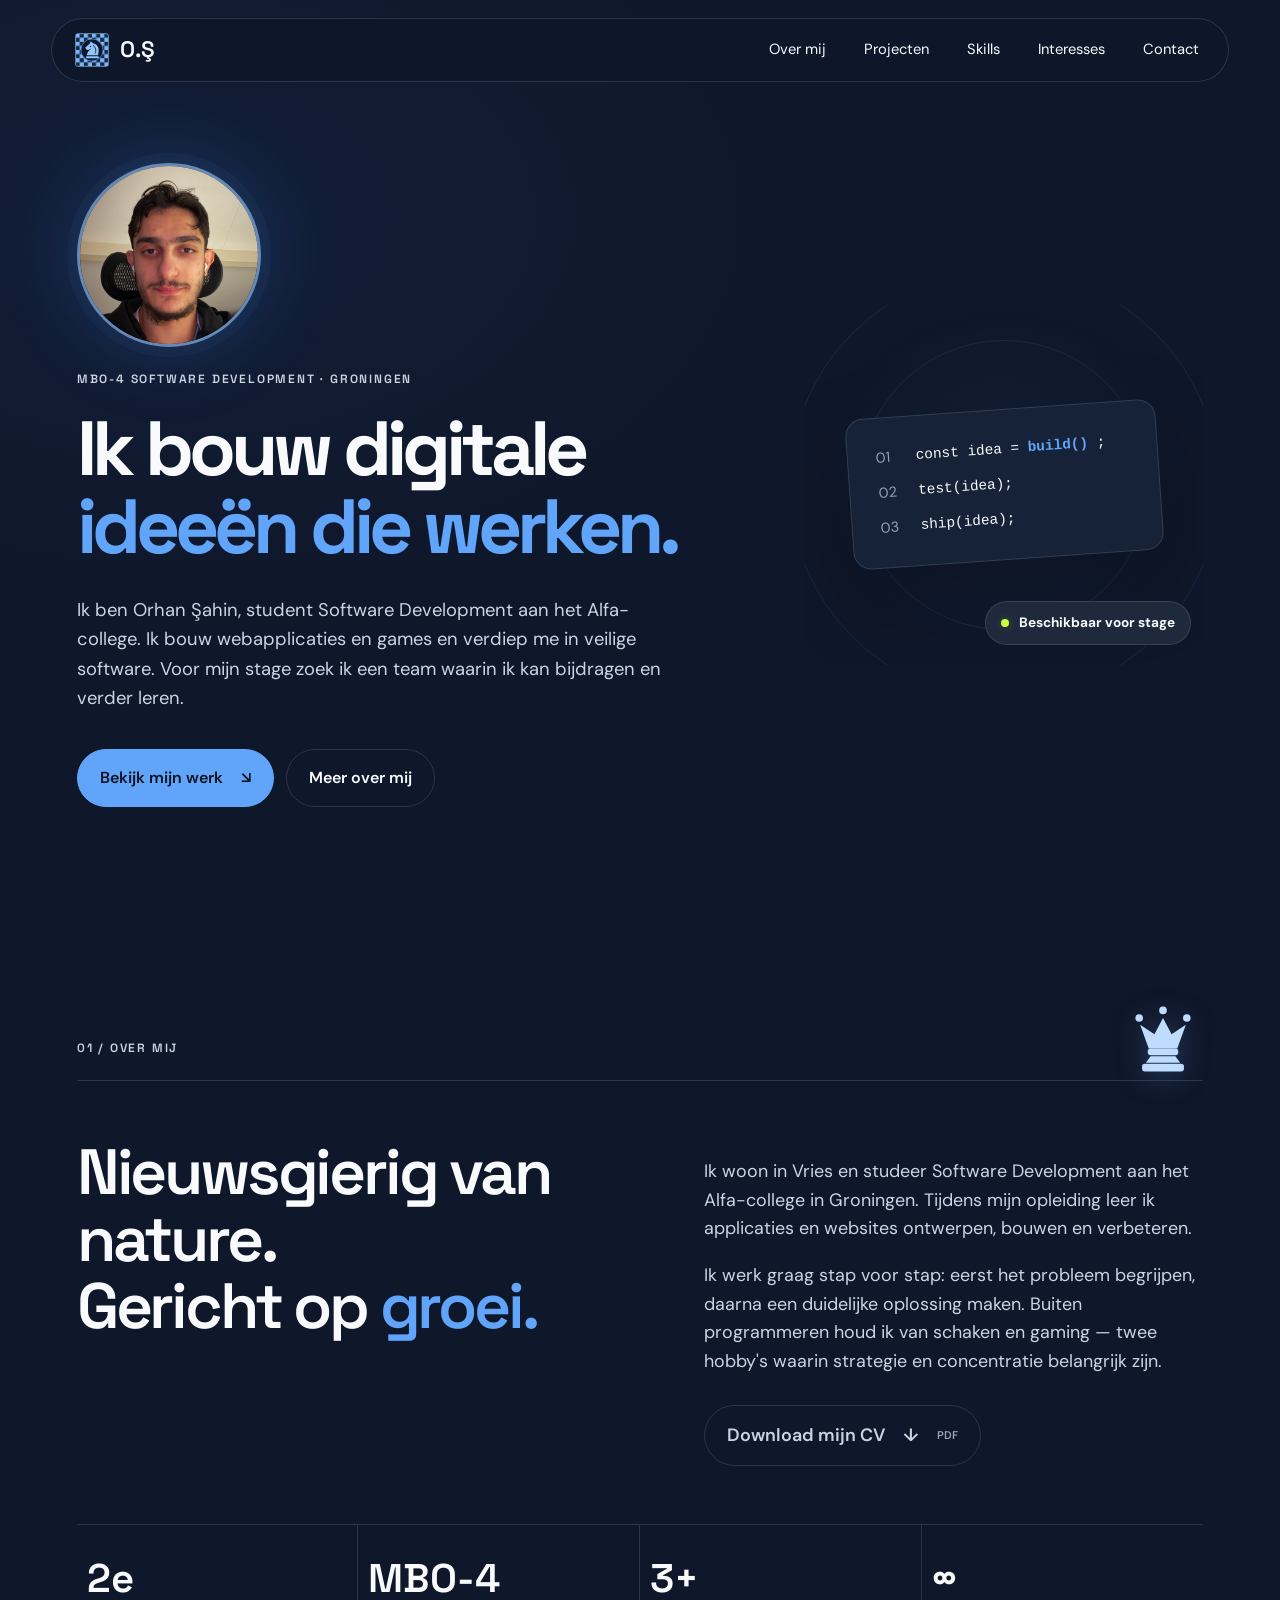
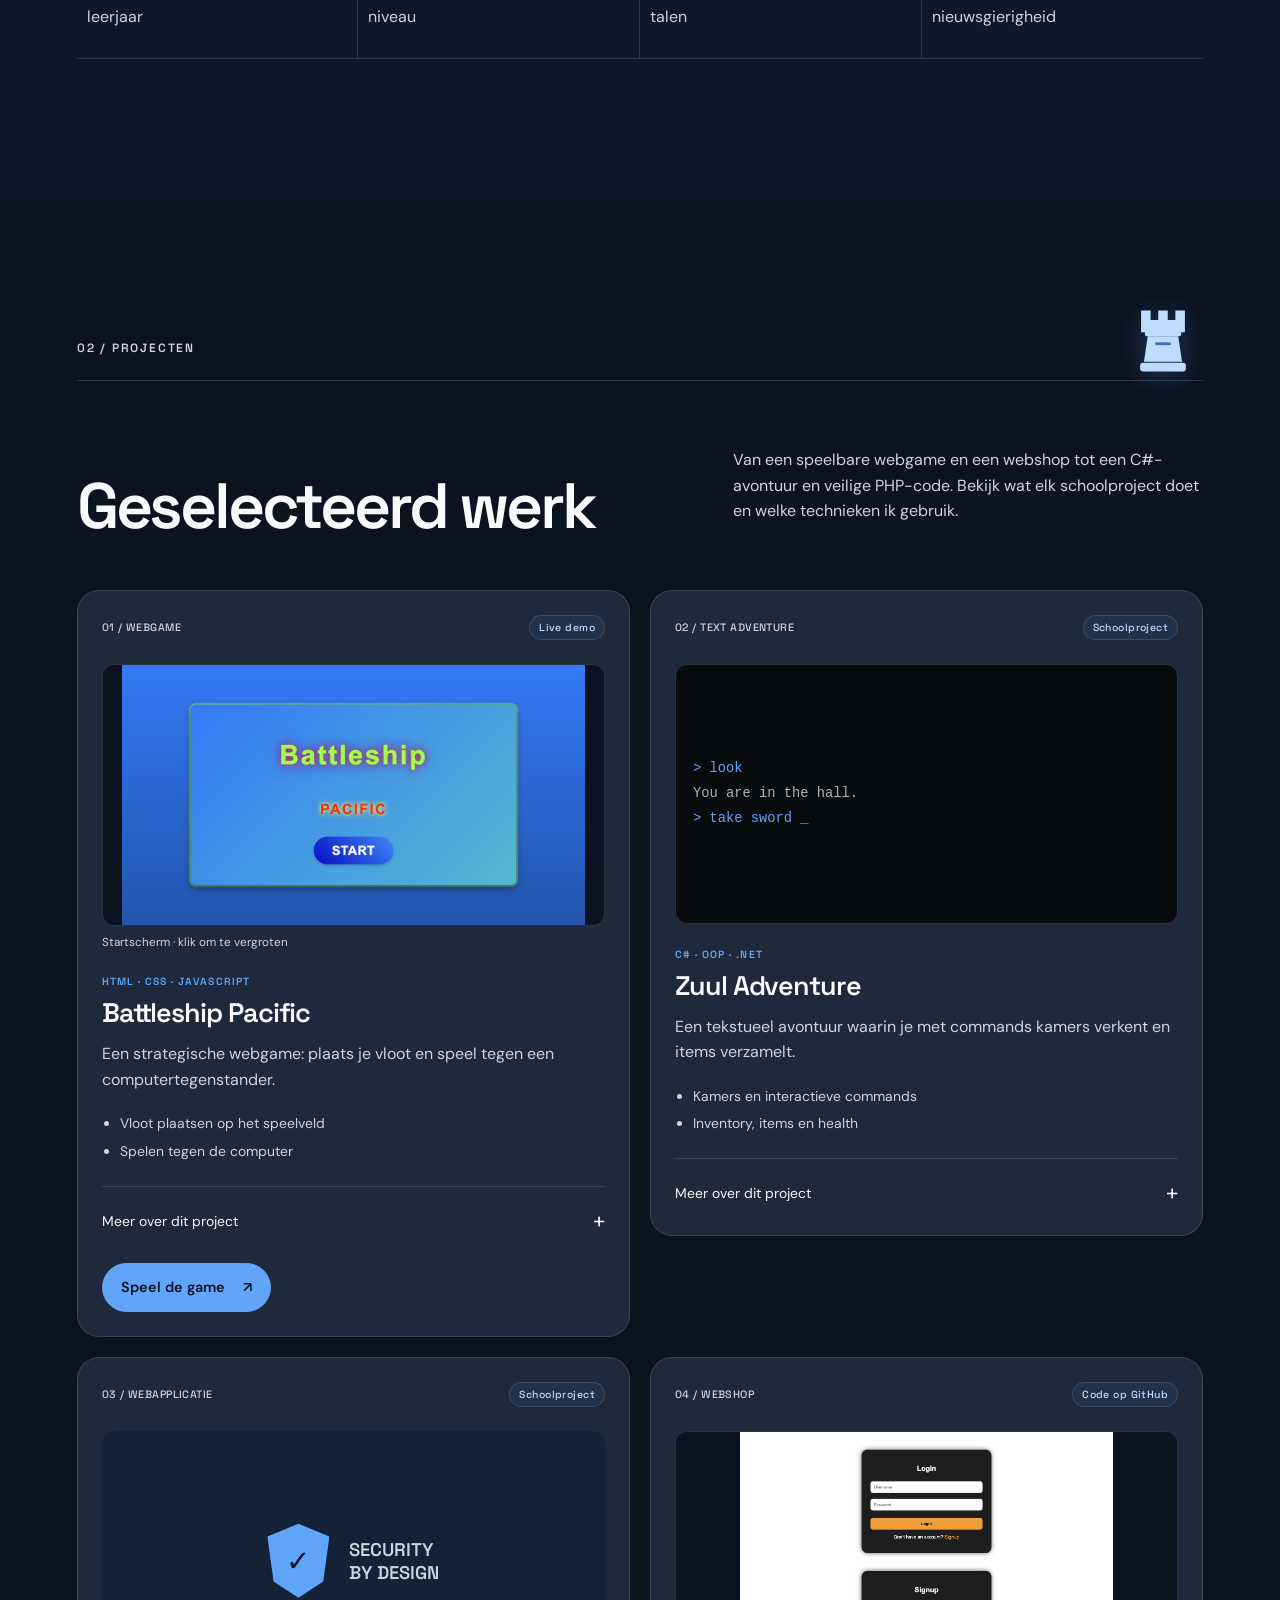
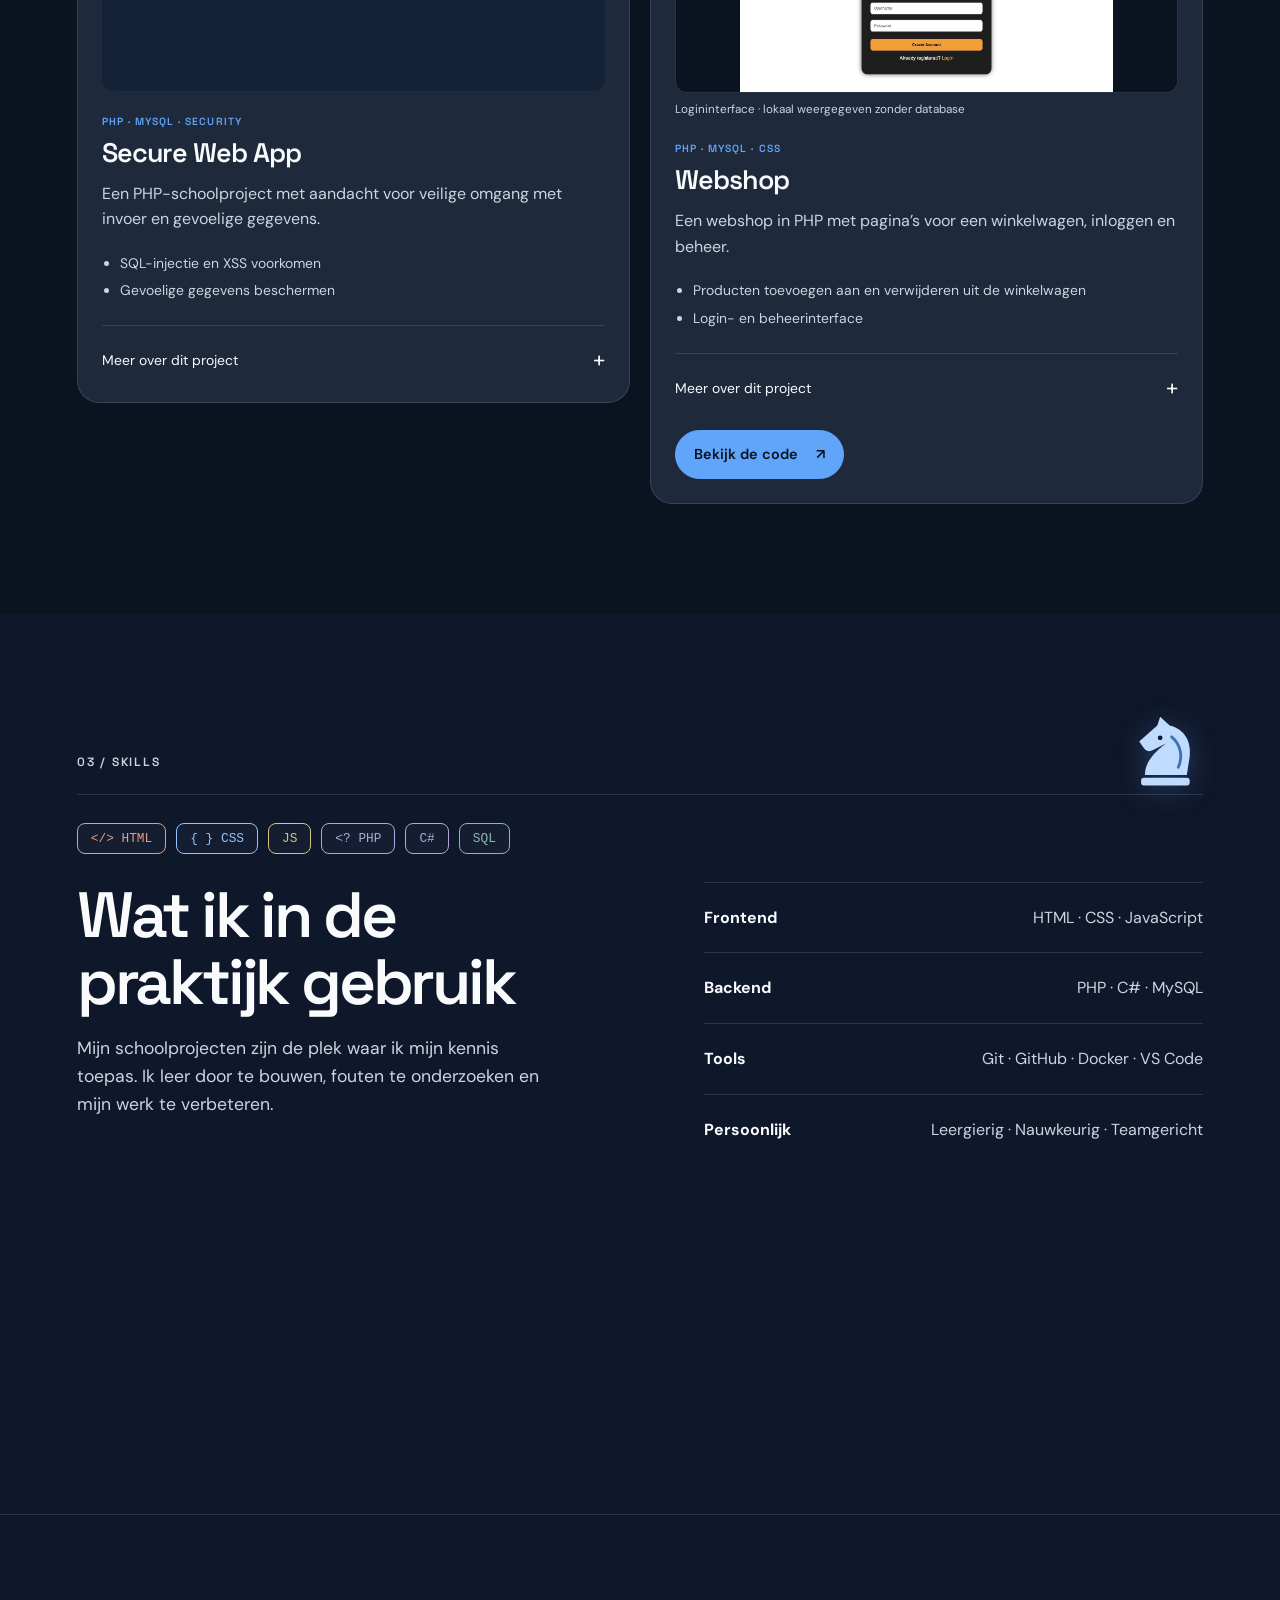
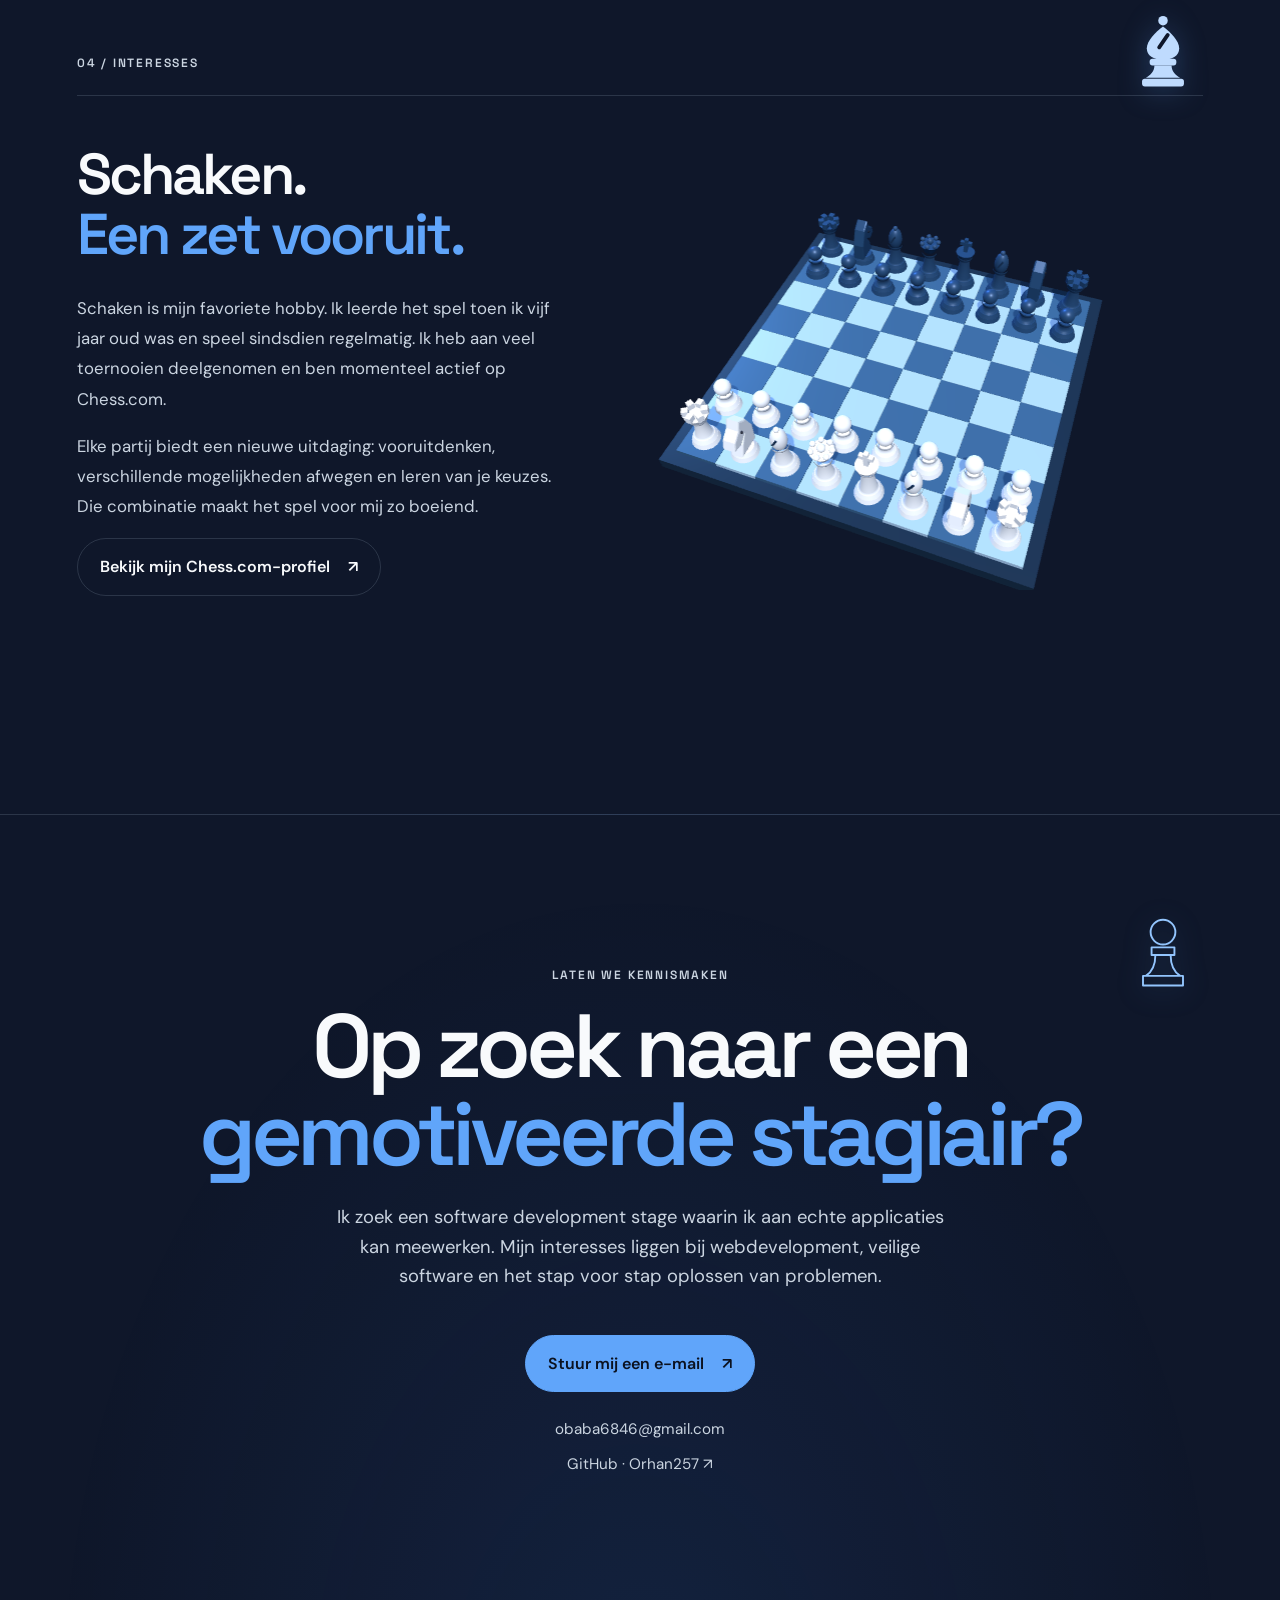
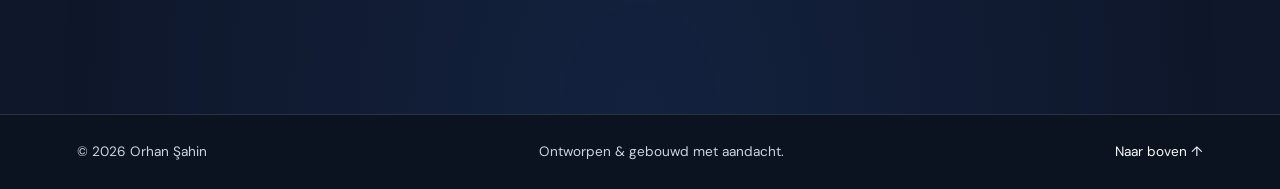
<file: index.html>
<!doctype html>
<html lang="nl">
  <head>
    <meta charset="utf-8" />
    <meta name="viewport" content="width=device-width, initial-scale=1" />
    <meta name="theme-color" content="#0f172a" />
    <meta
      name="description"
      content="Portfolio van Orhan Şahin, MBO Software Development student in Groningen."
    />
    <title>Orhan Şahin — Software Developer</title>
    <link rel="preconnect" href="https://fonts.googleapis.com" />
    <link rel="preconnect" href="https://fonts.gstatic.com" crossorigin />
    <link
      href="https://fonts.googleapis.com/css2?family=DM+Sans:wght@400;500;600;700&family=Space+Grotesk:wght@500;600;700&display=swap"
      rel="stylesheet"
    />
    <link rel="icon" type="image/svg+xml" href="assets/favicon.svg" />
    <link rel="stylesheet" href="styles.css?v=e706a443393f" />
  </head>
  <body>
    <a class="skip-link" href="#main"> Ga naar inhoud </a>
    <!-- Navigatiebalk bovenaan de pagina -->
    <header class="nav-wrap">
      <nav class="nav" aria-label="Hoofdnavigatie">
        <a class="brand" href="#home" aria-label="Orhan Şahin — naar boven">
          <img src="assets/logo.svg" alt="" width="36" height="36" />
          <span class="brand-initials"
            >O.Ş<span class="brand-name" aria-hidden="true"
              >Orhan Sahin</span
            ></span
          >
        </a>
        <button
          class="menu"
          type="button"
          aria-expanded="false"
          aria-controls="nav-links"
        >
          Menu
        </button>
        <div class="nav-links" id="nav-links">
          <a href="#over"> Over mij </a>
          <a href="#projecten"> Projecten </a>
          <a href="#skills"> Skills </a>
          <a href="#interesses"> Interesses </a>
          <a href="#contact"> Contact </a>
        </div>
      </nav>
    </header>
    <main id="main">
      <!-- Introductie: het eerste gedeelte dat de bezoeker ziet -->
      <section class="hero" id="home">
        <div class="hero-copy reveal">
          <img
            class="hero-photo"
            src="assets/orhan-profile.jpeg"
            alt="Orhan Şahin"
            width="184"
            height="184"
          />
          <p class="eyebrow">MBO-4 SOFTWARE DEVELOPMENT · GRONINGEN</p>
          <h1>
            Ik bouw digitale
            <br />
            <span> ideeën die werken. </span>
          </h1>
          <p class="intro">
            Ik ben Orhan Şahin, student Software Development aan het
            Alfa-college. Ik bouw webapplicaties en games en verdiep me in
            veilige software. Voor mijn stage zoek ik een team waarin ik kan
            bijdragen en verder leren.
          </p>
          <div class="hero-actions">
            <a class="button primary" href="#projecten">
              Bekijk mijn werk
              <span> ↘ </span>
            </a>
            <a class="button ghost" href="#over"> Meer over mij </a>
          </div>
        </div>
        <div class="hero-visual reveal">
          <div class="orbit orbit-one" aria-hidden="true"></div>
          <div class="orbit orbit-two" aria-hidden="true"></div>
          <div class="code-card" aria-hidden="true">
            <span> 01 </span>
            <code>
              const idea =
              <b> build() </b>
              ;
            </code>
            <span> 02 </span>
            <code> test(idea); </code>
            <span> 03 </span>
            <code> ship(idea); </code>
          </div>
          <div class="status">
            <i> </i>
            Beschikbaar voor stage
          </div>
        </div>
      </section>
      <!-- Persoonlijke informatie -->
      <section class="about section" id="over">
        <img class="section-chess" src="assets/chess-queen.svg" alt="" aria-hidden="true" width="80" height="86" />
        <div class="section-label">01 / OVER MIJ</div>
        <div class="about-grid">
          <h2>
            Nieuwsgierig van nature.
            <br />
            Gericht op
            <span> groei. </span>
          </h2>
          <div class="about-copy">
            <p>
              Ik woon in Vries en studeer Software Development aan het
              Alfa-college in Groningen. Tijdens mijn opleiding leer ik
              applicaties en websites ontwerpen, bouwen en verbeteren.
            </p>
            <p>
              Ik werk graag stap voor stap: eerst het probleem begrijpen, daarna
              een duidelijke oplossing maken. Buiten programmeren houd ik van
              schaken en gaming — twee hobby's waarin strategie en concentratie
              belangrijk zijn.
            </p>
            <a class="button ghost cv-download" href="assets/Orhan_Sahin_CV.pdf" download="Orhan_Sahin_CV.pdf">
              Download mijn CV <span aria-hidden="true">↓</span>
              <span class="cv-format">PDF</span>
            </a>
          </div>
        </div>
        <div class="facts">
          <div>
            <strong> 2e </strong>
            <span> leerjaar </span>
          </div>
          <div>
            <strong> MBO-4 </strong>
            <span> niveau </span>
          </div>
          <div>
            <strong> 3+ </strong>
            <span> talen </span>
          </div>
          <div>
            <strong> ∞ </strong>
            <span> nieuwsgierigheid </span>
          </div>
        </div>
      </section>
      <!-- Schoolprojecten -->
      <section class="projects section" id="projecten">
        <img class="section-chess" src="assets/chess-rook.svg" alt="" aria-hidden="true" width="80" height="86" />
        <div class="section-label">02 / PROJECTEN</div>
        <div class="section-heading">
          <h2>Geselecteerd werk</h2>
          <p>
            Van een speelbare webgame en een webshop tot een C#-avontuur en
            veilige PHP-code. Bekijk wat elk schoolproject doet en welke
            technieken ik gebruik.
          </p>
        </div>
        <div class="project-grid">
          <article class="project featured" aria-labelledby="battleship-title">
            <div class="project-top">
              <span> 01 / WEBGAME </span>
              <span class="project-badge"> Live demo </span>
            </div>
            <figure class="project-screenshot">
              <a
                href="assets/battleship-intro.jpg"
                target="_blank"
                rel="noopener noreferrer"
                aria-label="Vergroot het Battleship-scherm (nieuw tabblad)"
              >
                <img
                  src="assets/battleship-intro.jpg"
                  alt="Startscherm van Battleship Pacific met de Start-knop"
                  loading="lazy"
                  width="1280"
                  height="720"
                />
              </a>
              <figcaption>Startscherm · klik om te vergroten</figcaption>
            </figure>
            <div class="project-description">
              <p class="tag">HTML · CSS · JAVASCRIPT</p>
              <h3 id="battleship-title">Battleship Pacific</h3>
              <p>
                Een strategische webgame: plaats je vloot en speel tegen een
                computertegenstander.
              </p>
              <ul class="project-features">
                <li>Vloot plaatsen op het speelveld</li>
                <li>Spelen tegen de computer</li>
              </ul>
            </div>
            <details class="project-details">
              <summary>
                Meer over dit project
                <span aria-hidden="true"> + </span>
              </summary>
              <dl class="project-story">
                <div>
                  <dt>Het idee</dt>
                  <dd>
                    Een zeeslagspel waarin je een land kiest, vijf schepen
                    plaatst en tegen de computer speelt.
                  </dd>
                </div>
                <div>
                  <dt>De uitwerking</dt>
                  <dd>
                    JavaScript beheert twee 10 × 10 speelvelden, controleert de
                    plaatsing van schepen en wisselt de beurten af. HTML en CSS
                    verzorgen de schermen en visuele feedback.
                  </dd>
                </div>
                <div>
                  <dt>Een technische uitdaging</dt>
                  <dd>
                    De overgang van landkeuze naar het spel liep vast door
                    verwijzingen naar ontbrekende afbeeldingen. De vlaggen
                    worden nu rechtstreeks in de bordtitels getoond, zodat het
                    spel kan starten.
                  </dd>
                </div>
              </dl>
            </details>
            <a
              class="button game-button"
              href="games/battleship/"
              target="_blank"
              rel="noopener noreferrer"
              aria-label="Speel Battleship Pacific (opent in een nieuw tabblad)"
            >
              Speel de game
              <span aria-hidden="true"> ↗ </span>
            </a>
          </article>
          <article class="project" aria-labelledby="zuul-title">
            <div class="project-top">
              <span> 02 / TEXT ADVENTURE </span>
              <span class="project-badge"> Schoolproject </span>
            </div>
            <div class="project-preview terminal" aria-hidden="true">
              <span> &gt; look </span>
              <span> You are in the hall. </span>
              <span>
                &gt; take sword
                <span class="cursor"> _ </span>
              </span>
            </div>
            <div class="project-description">
              <p class="tag">C# · OOP · .NET</p>
              <h3 id="zuul-title">Zuul Adventure</h3>
              <p>
                Een tekstueel avontuur waarin je met commands kamers verkent en
                items verzamelt.
              </p>
              <ul class="project-features">
                <li>Kamers en interactieve commands</li>
                <li>Inventory, items en health</li>
              </ul>
            </div>
            <details class="project-details">
              <summary>
                Meer over dit project
                <span aria-hidden="true"> + </span>
              </summary>
              <p>
                In dit C#-schoolproject staat objectgeoriënteerd programmeren
                centraal. Kamers, items en de speler vormen samen de onderdelen
                van het avontuur.
              </p>
            </details>
          </article>
          <article class="project" aria-labelledby="secure-title">
            <div class="project-top">
              <span> 03 / WEBAPPLICATIE </span>
              <span class="project-badge"> Schoolproject </span>
            </div>
            <div class="project-preview security-preview" aria-hidden="true">
              <div class="shield">✓</div>
              <span>
                SECURITY
                <br />
                BY DESIGN
              </span>
            </div>
            <div class="project-description">
              <p class="tag">PHP · MYSQL · SECURITY</p>
              <h3 id="secure-title">Secure Web App</h3>
              <p>
                Een PHP-schoolproject met aandacht voor veilige omgang met
                invoer en gevoelige gegevens.
              </p>
              <ul class="project-features">
                <li>SQL-injectie en XSS voorkomen</li>
                <li>Gevoelige gegevens beschermen</li>
              </ul>
            </div>
            <details class="project-details">
              <summary>
                Meer over dit project
                <span aria-hidden="true"> + </span>
              </summary>
              <p>
                Dit project draait om veelvoorkomende risico’s in
                webapplicaties. Met PHP en MySQL onderzoek ik hoe applicaties
                invoer en gegevens veilig kunnen verwerken.
              </p>
            </details>
          </article>
          <article class="project" aria-labelledby="webshop-title">
            <div class="project-top">
              <span> 04 / WEBSHOP </span>
              <span class="project-badge"> Code op GitHub </span>
            </div>
            <figure class="project-screenshot">
              <a
                href="assets/webshop-login.jpg"
                target="_blank"
                rel="noopener noreferrer"
                aria-label="Vergroot de Webshop-logininterface (nieuw tabblad)"
              >
                <img
                  src="assets/webshop-login.jpg"
                  alt="De bestaande Webshop-interface met een donker login- en registratieformulier en oranje knoppen"
                  loading="lazy"
                  width="1265"
                  height="900"
                />
              </a>
              <figcaption>
                Logininterface · lokaal weergegeven zonder database
              </figcaption>
            </figure>
            <div class="project-description">
              <p class="tag">PHP · MYSQL · CSS</p>
              <h3 id="webshop-title">Webshop</h3>
              <p>
                Een webshop in PHP met pagina’s voor een winkelwagen, inloggen
                en beheer.
              </p>
              <ul class="project-features">
                <li>
                  Producten toevoegen aan en verwijderen uit de winkelwagen
                </li>
                <li>Login- en beheerinterface</li>
              </ul>
            </div>
            <details class="project-details">
              <summary>
                Meer over dit project
                <span aria-hidden="true"> + </span>
              </summary>
              <dl class="project-story">
                <div>
                  <dt>Het idee</dt>
                  <dd>
                    Een webshop voor Counter-Strike-items met een
                    productoverzicht, gebruikersaccounts en een winkelwagen.
                  </dd>
                </div>
                <div>
                  <dt>De uitwerking</dt>
                  <dd>
                    PHP haalt producten uit MySQL op. De winkelwagen koppelt
                    producten aan een gebruiker; aparte pagina’s verzorgen
                    aanmelden, inloggen en beheer.
                  </dd>
                </div>
                <div>
                  <dt>Bekijk het project</dt>
                  <dd>
                    De screenshot toont de bestaande logininterface. De broncode
                    is beschikbaar op GitHub; voor de volledige webshop is een
                    lokale database nodig.
                  </dd>
                </div>
              </dl>
            </details>
            <a
              class="button game-button"
              href="https://github.com/Orhan257/Webshop"
              target="_blank"
              rel="noopener noreferrer"
              aria-label="Bekijk de Webshop-code op GitHub (opent in een nieuw tabblad)"
            >
              Bekijk de code
              <span aria-hidden="true"> ↗ </span>
            </a>
          </article>
        </div>
      </section>
      <!-- Overzicht van technische en persoonlijke vaardigheden -->
      <section class="skills section" id="skills">
        <img class="section-chess" src="assets/chess-knight.svg" alt="" aria-hidden="true" width="80" height="86" />
        <div class="section-label">03 / SKILLS</div>
        <div class="language-badges" aria-hidden="true">
          <span class="language-html">&lt;/&gt; HTML</span>
          <span class="language-css">{ } CSS</span>
          <span class="language-js">JS</span>
          <span class="language-php">&lt;? PHP</span>
          <span class="language-csharp">C#</span>
          <span class="language-sql">SQL</span>
        </div>
        <div class="skills-grid">
          <div>
            <h2>Wat ik in de praktijk gebruik</h2>
            <p>
              Mijn schoolprojecten zijn de plek waar ik mijn kennis toepas. Ik
              leer door te bouwen, fouten te onderzoeken en mijn werk te
              verbeteren.
            </p>
          </div>
          <div class="skill-list">
            <div>
              <span> Frontend </span>
              <p>HTML · CSS · JavaScript</p>
            </div>
            <div>
              <span> Backend </span>
              <p>PHP · C# · MySQL</p>
            </div>
            <div>
              <span> Tools </span>
              <p>Git · GitHub · Docker · VS Code</p>
            </div>
            <div>
              <span> Persoonlijk </span>
              <p>Leergierig · Nauwkeurig · Teamgericht</p>
            </div>
          </div>
        </div>
      </section>
      <!-- Interesses buiten het programmeren -->
      <section class="interests section" id="interesses">
        <img class="section-chess" src="assets/chess-bishop.svg" alt="" aria-hidden="true" width="80" height="86" />
        <div class="section-label">04 / INTERESSES</div>
        <div class="interests-grid">
          <div class="interests-copy">
            <h2>Schaken.<br /><span>Een zet vooruit.</span></h2>
            <p>
              Schaken is mijn favoriete hobby. Ik leerde het spel toen ik vijf
              jaar oud was en speel sindsdien regelmatig. Ik heb aan veel
              toernooien deelgenomen en ben momenteel actief op Chess.com.
            </p>
            <p>
              Elke partij biedt een nieuwe uitdaging: vooruitdenken,
              verschillende mogelijkheden afwegen en leren van je keuzes.
              Die combinatie maakt het spel voor mij zo boeiend.
            </p>
            <a class="button ghost" href="https://www.chess.com/member/orhanbaba1999" target="_blank" rel="noopener noreferrer" aria-label="Chess.com-profiel van orhanbaba1999 (opent in een nieuw tabblad)">
              Bekijk mijn Chess.com-profiel <span aria-hidden="true">↗</span>
            </a>
          </div>
        <div class="chess-playground" id="chess-title" aria-label="Interactief 3D-schaakbord">
          <div class="chess-stage">
            <img src="assets/chess-board-full.svg" alt="Schaakbord in de beginopstelling" width="360" height="270" />
          </div>
          <span class="chess-status sr-only" role="status"></span>
        </div>
        </div>
      </section>
      <!-- Oproep voor een stage en e-mailknop -->
      <section class="contact section" id="contact">
        <img class="section-chess" src="assets/chess-pawn.svg" alt="" aria-hidden="true" width="80" height="86" />
        <p class="eyebrow">LATEN WE KENNISMAKEN</p>
        <h2>
          Op zoek naar een
          <br />
          <span> gemotiveerde stagiair? </span>
        </h2>
        <p>
          Ik zoek een software development stage waarin ik aan echte applicaties
          kan meewerken. Mijn interesses liggen bij webdevelopment, veilige
          software en het stap voor stap oplossen van problemen.
        </p>
        <a class="button light" href="mailto:obaba6846@gmail.com">
          Stuur mij een e-mail
          <span> ↗ </span>
        </a>
        <div class="contact-links">
          <a href="mailto:obaba6846@gmail.com">obaba6846@gmail.com</a>
          <a href="https://github.com/Orhan257" target="_blank" rel="noopener noreferrer" aria-label="GitHub-profiel van Orhan257 (opent in een nieuw tabblad)">GitHub · Orhan257 <span aria-hidden="true">↗</span></a>
        </div>

      </section>
    </main>
    <footer>
      <span> © 2026 Orhan Şahin </span>
      <span> Ontworpen & gebouwd met aandacht. </span>
      <a href="#home"> Naar boven ↑ </a>
    </footer>
    <script src="script.js"></script>
    <script type="module" src="chess.js?v=f41e2dc4897e"></script>
  </body>
</html>
</file>
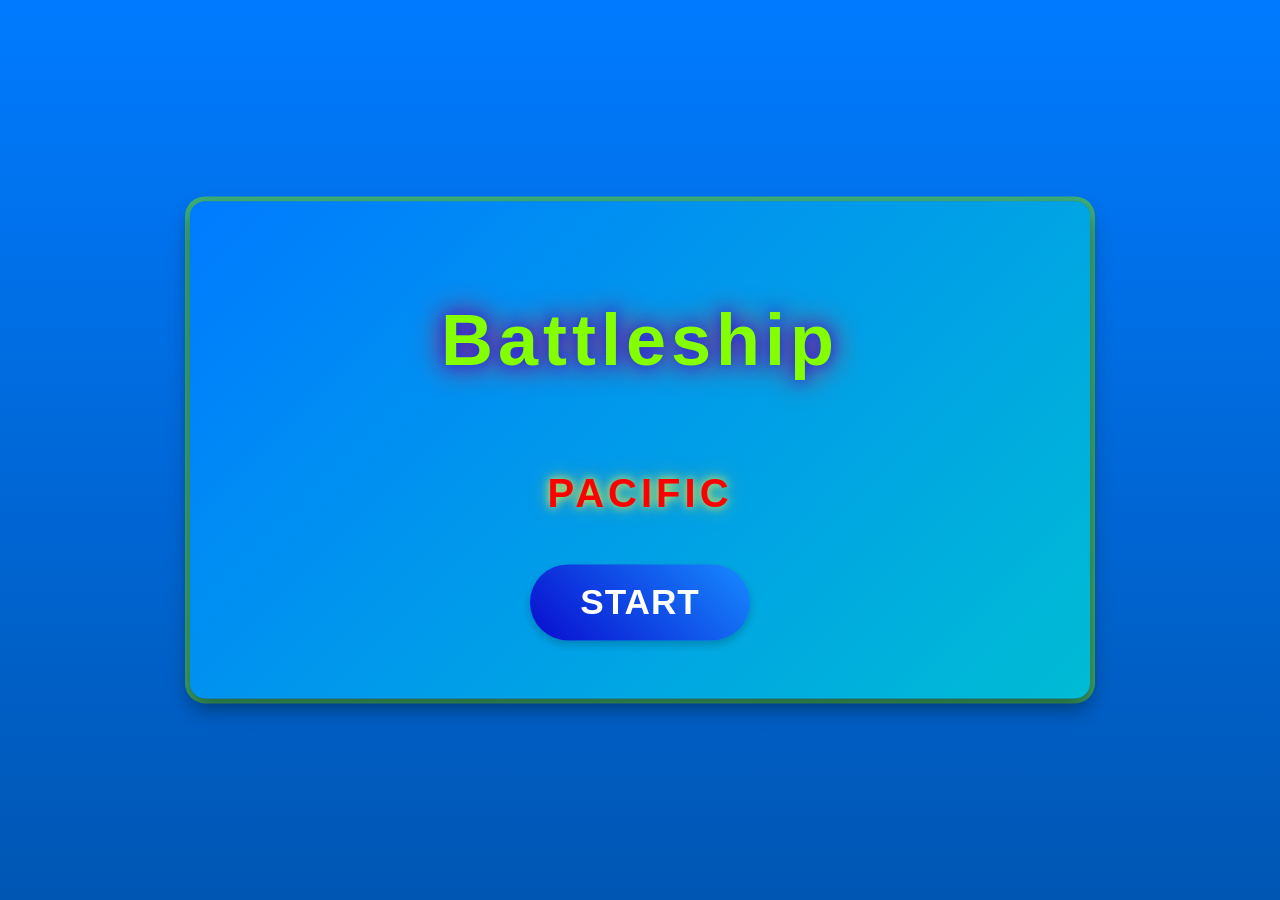
<file: games/battleship/index.html>
<!doctype html>
<html lang="en">
  <head>
    <meta charset="UTF-8" />
    <meta name="viewport" content="width=device-width, initial-scale=1.0" />
    <title>
      Battleship Pacific
    </title>
    <link rel="stylesheet" href="style.css" />
  </head>
  <body>
    <!-- Intro Screen -->
    <div id="intro-screen" class="screen active">
      <h1>
        Battleship
      </h1>
      <p class="game-subtitle">
        Pacific
      </p>
      <button id="intro-start-button">
        Start
      </button>
    </div>
    <!-- Country Selection Screen -->
    <div id="country-selection-screen" class="screen hidden">
      <h1 class="title">
        YOU
      </h1>
      <p class="subtitle">
        Choose your country!
      </p>
      <div id="player-flag-container" class="flag-container">
      </div>
      <p id="playerSelectedFlagText" class="selection-status">
        Selected Flag: None
      </p>
      <h1 class="title">
        ENEMY
      </h1>
      <p class="subtitle">
        Choose enemy country!
      </p>
      <div id="enemy-flag-container" class="flag-container">
      </div>
      <p id="enemySelectedFlagText" class="selection-status">
        Selected Flag: None
      </p>
      <button id="continue-game-button" disabled>
        Continue to Game
      </button>
      <p id="country-selection-message" class="message-area">
      </p>
    </div>
    <!-- Game Screen -->
    <div id="game-screen" class="screen hidden">
      <div class="game-container">
        <div class="player-board-container">
          <h2 id="player-title">
            Your Board
          </h2>
          <div id="player-board" class="board">
          </div>
          <div class="ship-placement-controls">
            <button id="rotate-ship">
              Rotate Ship
            </button>
            <button id="start-game-button" disabled>
              Start Battle
            </button>
          </div>
        </div>
        <div class="computer-board-container">
          <h2 id="computer-title">
            Opponent's Board
          </h2>
          <div id="computer-board" class="board">
          </div>
        </div>
      </div>
      <div class="message-area game-message-area">
        <p id="message">
        </p>
      </div>
    </div>
    <script src="script.js">
    </script>
  </body>
</html>
</file>
<file: styles.css>
/* Kleuren en basis */
:root {
  --background: #0f172a;
  --dark: #0b1220;
  --surface: #1e293b;
  --text: #f8fafc;
  --muted: #cbd5e1;
  --blue: #60a5fa;
  --lime: #c7ff3e;
  --line: rgba(148, 163, 184, 0.22);
  color-scheme: dark;
}

* {
  box-sizing: border-box;
}

html {
  scroll-behavior: smooth;
}

body {
  margin: 0;
  background: var(--background);
  color: var(--text);
  font: 16px/1.6 "DM Sans", sans-serif;
}

a {
  color: inherit;
  text-decoration: none;
}

section[id] {
  scroll-margin-top: 0;
  min-height: 100svh;
}

:focus-visible {
  outline: 3px solid var(--blue);
  outline-offset: 5px;
}

::selection {
  background: var(--blue);
  color: var(--dark);
}

.skip-link {
  position: fixed;
  top: 12px;
  left: 24px;
  z-index: 30;
  padding: 12px 20px;
  border-radius: 8px;
  background: var(--dark);
  transform: translateY(-150%);
}

.skip-link:focus {
  transform: none;
}

/* Navigatie */
.nav-wrap {
  position: fixed;
  top: 0;
  z-index: 20;
  width: 100%;
  padding: 18px 4vw;
}

.nav {
  position: relative;
  display: flex;
  align-items: center;
  justify-content: space-between;
  max-width: 1320px;
  margin: auto;
  padding: 10px 14px 10px 22px;
  border: 1px solid var(--line);
  border-radius: 999px;
  background: rgba(15, 23, 42, 0.92);
  backdrop-filter: blur(14px);
}

.brand {
  display: inline-flex;
  align-items: center;
  gap: 10px;
  flex-shrink: 0;
  border-radius: 8px;
}

.brand img {
  display: block;
  width: 36px;
  height: 36px;
}

.brand-initials {
  position: relative;
  font: 600 1.4rem "Space Grotesk", sans-serif;
  color: var(--text);
}

/* De naam verschijnt rechts, zonder de navigatie te verschuiven. */
.brand-name {
  position: absolute;
  left: calc(100% + 10px);
  top: 50%;
  color: var(--blue);
  font: 500 0.72rem "DM Sans", sans-serif;
  white-space: nowrap;
  pointer-events: none;
  opacity: 0;
  transform: translate(-5px, -50%);
  transition: opacity 0.2s, transform 0.2s;
}

.brand:focus-visible .brand-name {
  opacity: 1;
  transform: translate(0, -50%);
}

@media (hover: hover) {
  .brand-initials:hover .brand-name {
    opacity: 1;
    transform: translate(0, -50%);
  }
}

h1 span, h2 span {
  color: var(--blue);
}

.nav-links {
  display: flex;
  gap: 8px;
}

.nav-links a {
  padding: 9px 15px;
  border-radius: 99px;
  font-size: 0.92rem;
}

.nav-links a:hover {
  background: var(--surface);
}

.menu {
  display: none;
  padding: 9px 15px;
  border: 0;
  border-radius: 99px;
  background: var(--surface);
  color: var(--text);
  cursor: pointer;
}

/* Knoppen */
.button {
  display: inline-flex;
  align-items: center;
  gap: 18px;
  padding: 15px 22px;
  border: 1px solid var(--line);
  border-radius: 99px;
  font-weight: 600;
  transition: background 0.2s, border-color 0.2s;
}

.button.primary, .button.light, .game-button {
  background: var(--blue);
  border-color: var(--blue);
  color: var(--dark);
}

.button.primary:hover, .button.light:hover, .game-button:hover {
  background: #93c5fd;
  border-color: #93c5fd;
}

.button.ghost:hover {
  background: var(--surface);
  border-color: var(--blue);
}

.button.light {
  margin-top: 18px;
}

.game-button {
  align-self: flex-start;
  max-width: 100%;
  padding: 12px 18px;
  font-size: 0.9rem;
}

/* Introductie */
.hero {
  display: grid;
  grid-template-columns: 1.25fr 0.75fr;
  align-items: center;
  gap: 5vw;
  min-height: 100vh;
  max-width: 1500px;
  margin: auto;
  padding: 150px 6vw 80px;
  background: radial-gradient(ellipse at 14% 24%, rgba(59, 130, 246, 0.07), transparent 40%);
}

.hero-copy, .hero-visual {
  min-width: 0;
}

.hero-photo {
  display: block;
  width: clamp(144px, 15vw, 184px);
  height: auto;
  aspect-ratio: 1;
  margin-bottom: 24px;
  border: 3px solid rgba(147, 197, 253, 0.65);
  border-radius: 50%;
  object-fit: cover;
  object-position: 50% 65%;
  box-shadow: 0 0 0 10px rgba(96, 165, 250, 0.04), 0 0 70px 14px rgba(59, 130, 246, 0.16);
}

.eyebrow, .section-label, .tag {
  font: 600 0.75rem "Space Grotesk", sans-serif;
  letter-spacing: 0.15em;
  color: var(--muted);
}

.hero h1 {
  margin: 22px 0 30px;
  font: 700 clamp(3.3rem, 6vw, 6rem)/1.02 "Space Grotesk", sans-serif;
  letter-spacing: -0.065em;
}

.intro {
  max-width: 610px;
  font-size: 1.15rem;
  color: var(--muted);
}

.hero-actions {
  display: flex;
  flex-wrap: wrap;
  gap: 12px;
  margin-top: 36px;
}

.hero-visual {
  position: relative;
  display: grid;
  place-items: center;
  height: 360px;
  overflow: hidden;
  border-radius: 32px;
  background: radial-gradient(ellipse at center, rgba(96, 165, 250, 0.08), transparent 70%);
}

.orbit {
  position: absolute;
  border: 1px solid rgba(96, 165, 250, 0.12);
  border-radius: 50%;
}

.orbit-one {
  width: 430px;
  height: 430px;
}

.orbit-two {
  width: 290px;
  height: 290px;
}

.code-card {
  position: relative;
  display: grid;
  grid-template-columns: 28px 1fr;
  gap: 12px;
  width: 78%;
  padding: 28px;
  border: 1px solid var(--line);
  border-radius: 18px;
  background: #162237;
  box-shadow: 0 30px 80px rgba(0, 0, 0, 0.28);
  font-size: 0.9rem;
  transform: rotate(-4deg);
}

.code-card span {
  color: #94a3b8;
}

.code-card b {
  color: var(--blue);
}

.status {
  position: absolute;
  right: 12px;
  bottom: 20px;
  padding: 10px 15px;
  border: 1px solid var(--line);
  border-radius: 99px;
  background: var(--surface);
  font-size: 0.85rem;
  font-weight: 700;
}

.status i {
  display: inline-block;
  width: 8px;
  height: 8px;
  margin-right: 7px;
  border-radius: 50%;
  background: var(--lime);
  box-shadow: 0 0 10px rgba(199, 255, 62, 0.2);
}

/* Secties en persoonlijke informatie */
.section {
  max-width: 1500px;
  margin: auto;
  padding: 110px 6vw;
}

.section-label {
  padding-bottom: 24px;
  border-bottom: 1px solid var(--line);
}

.about-grid {
  display: grid;
  grid-template-columns: 1fr 1fr;
  gap: 10vw;
  padding: 58px 0;
}

.about h2, .section-heading h2, .skills h2 {
  margin: 0;
  font: 600 clamp(2.5rem, 5vw, 5rem)/1.05 "Space Grotesk", sans-serif;
  letter-spacing: -0.05em;
}

.about-copy {
  font-size: 1.12rem;
  color: var(--muted);
}

.facts {
  display: grid;
  grid-template-columns: repeat(4, 1fr);
  border-block: 1px solid var(--line);
}

.facts div {
  padding: 28px 10px;
  border-right: 1px solid var(--line);
}

.facts div:last-child {
  border: 0;
}

.facts strong {
  display: block;
  font: 600 2.5rem "Space Grotesk", sans-serif;
}

.facts span {
  color: var(--muted);
}

/* Projecten */
.projects {
  max-width: none;
  background: var(--dark);
  padding-inline: max(6vw, calc((100vw - 1500px) / 2 + 6vw));
}

.section-heading {
  display: flex;
  justify-content: space-between;
  align-items: end;
  gap: 24px;
  padding: 50px 0;
}

.section-heading p {
  max-width: 470px;
  color: var(--muted);
}

.project-grid {
  display: grid;
  grid-template-columns: repeat(2, minmax(0, 1fr));
  gap: 20px;
  align-items: start;
}

.project {
  display: flex;
  flex-direction: column;
  gap: 24px;
  padding: 24px;
  overflow: hidden;
  border: 1px solid var(--line);
  border-radius: 22px;
  background: var(--surface);
  transition: transform 0.3s, border-color 0.3s;
}

.project:hover {
  transform: translateY(-4px);
  border-color: var(--blue);
}

.project-top {
  display: flex;
  align-items: center;
  justify-content: space-between;
  flex-wrap: wrap;
  gap: 8px;
  color: var(--muted);
  font: 500 0.67rem "Space Grotesk", sans-serif;
  letter-spacing: 0.04em;
}

.project-badge {
  padding: 5px 9px;
  border: 1px solid var(--line);
  border-radius: 99px;
  background: rgba(96, 165, 250, 0.07);
  color: #bfdbfe;
  font-size: 0.65rem;
}

.project-description {
  width: 100%;
}

.project .tag {
  margin: 0 0 10px;
  color: var(--blue);
  font-size: 0.65rem;
  letter-spacing: 0.1em;
}

.project h3 {
  margin: 0 0 12px;
  font: 600 clamp(1.5rem, 2.1vw, 2rem)/1.15 "Space Grotesk", sans-serif;
  letter-spacing: -0.04em;
}

.project-description > p:last-of-type {
  margin: 0;
  color: var(--muted);
}

.project-features {
  margin: 20px 0 0;
  padding-left: 18px;
  font-size: 0.87rem;
  color: var(--muted);
}

.project-features li + li {
  margin-top: 5px;
}

.project-details {
  width: 100%;
  border-top: 1px solid var(--line);
  padding-top: 16px;
}

.project-details summary {
  display: flex;
  justify-content: space-between;
  align-items: center;
  gap: 12px;
  min-height: 32px;
  list-style: none;
  cursor: pointer;
  font-size: 0.87rem;
}

.project-details summary::-webkit-details-marker {
  display: none;
}

.project-details summary:hover {
  color: var(--blue);
}

.project-details summary span {
  font-size: 1.4rem;
  transition: transform 0.2s;
}

.project-details[open] summary span {
  transform: rotate(45deg);
}

.project-details p {
  margin-bottom: 0;
  color: var(--muted);
  font-size: 0.87rem;
}

.project-story {
  margin: 16px 0 0;
  font-size: 0.88rem;
}

.project-story div + div {
  margin-top: 16px;
}

.project-story dt {
  margin-bottom: 4px;
  font-weight: 700;
}

.project-story dd {
  margin: 0;
  color: var(--muted);
}

/* Projectafbeeldingen */
.project-screenshot {
  margin: 0;
  width: 100%;
}

.project-screenshot a {
  display: block;
  overflow: hidden;
  border: 1px solid var(--line);
  border-radius: 12px;
  background: var(--dark);
}

.project-screenshot img {
  display: block;
  width: 100%;
  height: 260px;
  object-fit: contain;
}

.project-screenshot figcaption {
  margin-top: 8px;
  color: var(--muted);
  font-size: 0.73rem;
  line-height: 1.5;
}

.project-preview {
  height: 260px;
  flex: 0 0 260px;
  overflow: hidden;
  border-radius: 12px;
}

.terminal {
  display: flex;
  flex-direction: column;
  justify-content: center;
  gap: 10px;
  padding: 17px;
  border: 1px solid #2b333a;
  background: #080b0e;
  color: #aab2b8;
  font: 0.86rem monospace;
}

.terminal span:first-child, .terminal span:last-child {
  color: var(--blue);
}

.security-preview {
  display: flex;
  align-items: center;
  justify-content: center;
  gap: 20px;
  background: #142237;
}

.security-preview > span {
  color: var(--muted);
  font: 600 1.15rem/1.25 "Space Grotesk", sans-serif;
}

.shield {
  display: grid;
  place-items: center;
  flex-shrink: 0;
  width: 62px;
  height: 74px;
  background: var(--blue);
  color: var(--dark);
  font-size: 1.8rem;
  clip-path: polygon(50% 0, 100% 17%, 90% 78%, 50% 100%, 10% 78%, 0 17%);
}

/* Vaardigheden */
.skills-grid {
  display: grid;
  grid-template-columns: 1fr 1fr;
  gap: 10vw;
  padding-top: 28px;
}

.skills-grid > div:first-child p {
  max-width: 480px;
  color: var(--muted);
  font-size: 1.1rem;
}

.skill-list div {
  display: flex;
  justify-content: space-between;
  gap: 25px;
  padding: 22px 0;
  border-top: 1px solid var(--line);
}

.skill-list span {
  font-weight: 700;
}

.skill-list p {
  margin: 0;
  color: var(--muted);
  text-align: right;
}

.skill-list small {
  display: block;
  margin-top: 6px;
  font-size: 0.76rem;
}

/* Contact en footer */
.contact {
  max-width: none;
  padding: 120px 6vw;
  border-top: 1px solid var(--line);
  background: radial-gradient(ellipse at 50% 100%, rgba(59, 130, 246, 0.1), transparent 65%);
  text-align: center;
}

.contact h2 {
  margin: 20px 0;
  font: 600 clamp(3rem, 7vw, 6.5rem)/0.98 "Space Grotesk", sans-serif;
  letter-spacing: -0.06em;
}

.contact > p:not(.eyebrow) {
  max-width: 620px;
  margin: 25px auto;
  color: var(--muted);
  font-size: 1.15rem;
}

.contact-links {
  display: flex;
  flex-direction: column;
  align-items: center;
  gap: 10px;
  margin: 25px auto;
  font-size: 0.95rem;
  overflow-wrap: anywhere;
}

.contact-links a { color: var(--muted); }
.contact-links a:hover { color: var(--blue); text-decoration: underline; }
.cv-download { margin-top: 12px; }
.cv-format { font-size: 0.7rem; opacity: 0.75; }

footer {
  display: flex;
  justify-content: space-between;
  padding: 26px 6vw;
  border-top: 1px solid var(--line);
  background: var(--dark);
  color: var(--muted);
  font-size: 0.85rem;
}

footer a {
  color: var(--text);
}

/* Animatie en cursorlicht */
.reveal {
  animation: rise 0.8s ease both;
}

.hero-visual {
  animation-delay: 0.15s;
}

@keyframes rise {
  from {
    opacity: 0;
    transform: translateY(22px);
  }
  to {
    opacity: 1;
    transform: none;
  }
}

.cursor-glow {
  position: fixed;
  inset: 0;
  z-index: 10;
  pointer-events: none;
  opacity: 0;
  background: radial-gradient(260px circle at var(--glow-x, 50%) var(--glow-y, 35%), rgba(59, 130, 246, 0.12), transparent 100%);
  transition: opacity 180ms ease;
}

.cursor-glow.is-visible {
  opacity: 1;
}

/* Tablet */
@media (max-width: 1100px) and (min-width: 901px) {
  .project {
    padding: 18px;
  }
  .security-preview {
    gap: 12px;
  }
}

@media (max-width: 900px) {
  .hero {
    grid-template-columns: 1fr;
    padding-top: 130px;
  }
  .hero-visual {
    width: min(100%, 460px);
    height: 300px;
    justify-self: center;
  }
  .about-grid, .skills-grid {
    grid-template-columns: 1fr;
    gap: 40px;
  }
  .project-grid {
    grid-template-columns: 1fr;
  }
  .project h3 {
    font-size: 2rem;
  }
  .section-heading {
    display: block;
  }
  .facts {
    grid-template-columns: 1fr 1fr;
  }
  .facts div:nth-child(2) {
    border-right: 0;
  }
  .menu {
    display: block;
  }
  .nav-links {
    display: none;
    position: absolute;
    top: 66px;
    right: 0;
    min-width: 170px;
    padding: 10px;
    border: 1px solid var(--line);
    border-radius: 18px;
    background: var(--background);
    flex-direction: column;
  }
  .nav-links.open {
    display: flex;
  }
}

/* Telefoon */
@media (max-width: 560px) {
  .hero, .section {
    padding-inline: 24px;
  }
  .hero h1 {
    font-size: clamp(2.7rem, 10.5vw, 3.45rem);
  }
  .section {
    padding-block: 80px;
  }
  .code-card {
    width: 86%;
    padding: 20px 14px;
    gap: 8px;
    font-size: 0.77rem;
  }
  .facts strong {
    font-size: 1.8rem;
  }
  .facts div {
    padding: 20px 8px;
  }
  .project-preview {
    height: 210px;
    flex-basis: 210px;
  }
  .project-screenshot img {
    height: 210px;
  }
  .skill-list div {
    flex-direction: column;
    gap: 8px;
  }
  .skill-list p {
    text-align: left;
  }
  .contact h2 {
    font-size: clamp(2.4rem, 9.5vw, 3.2rem);
  }
  footer {
    flex-direction: column;
    gap: 8px;
    padding: 24px;
  }
}

@media (hover: none), (pointer: coarse), (prefers-reduced-motion: reduce) {
  .cursor-glow {
    display: none;
  }
}

@media (prefers-reduced-motion: reduce) {
  html {
    scroll-behavior: auto;
  }
  *, *::before, *::after {
    animation: none !important;
    transition: none !important;
  }
}

/* Schaakstukken en gekleurde taallabels. */
.section {
  position: relative;
}

.section-chess {
  position: absolute;
  top: 48px;
  right: 6vw;
  width: 80px;
  height: 86px;
  filter: drop-shadow(0 4px 14px rgba(96, 165, 250, 0.25));
  pointer-events: none;
}

.language-badges {
  display: flex;
  flex-wrap: wrap;
  gap: 10px;
  margin-top: 28px;
}

.language-badges span {
  padding: 7px 13px;
  border: 1px solid currentColor;
  border-radius: 8px;
  background: rgba(30, 41, 59, 0.4);
  font: 500 0.8rem monospace;
}

.language-html { color: #e6a080; }
.language-css { color: #93c5fd; }
.language-js { color: #d8c481; }
.language-php, .language-csharp { color: #b5a5df; }
.language-sql { color: #86bcb5; }

@media (max-width: 560px) {
  .section-chess {
    top: 28px;
    right: 24px;
    width: 64px;
    height: 69px;
  }
}

/* Alleen het interactieve bord, zonder zichtbaar bedieningspaneel. */
.chess-playground {
  width: min(100%, 760px);
  margin: 64px 0 0 auto;
}
.chess-stage {
  width: 100%;
  height: 440px;
}
.chess-stage > img {
  display: block;
  width: 80%;
  height: 100%;
  margin: auto;
  object-fit: contain;
}
.chess-stage canvas {
  display: block;
  width: 100%;
  height: 100%;
  touch-action: none;
  cursor: grab;
}
.chess-stage canvas:active { cursor: grabbing; }
.chess-stage canvas:focus-visible { outline-offset: -4px; }
.sr-only {
  position: absolute;
  width: 1px;
  height: 1px;
  overflow: hidden;
  clip-path: inset(50%);
  white-space: nowrap;
}
#chess-title { scroll-margin-top: 110px; }
@media (max-width: 560px) {
  .chess-playground { margin-top: 40px; }
  .chess-stage { height: 330px; }
}


/* Interesses: het verhaal naast het interactieve bord. */
.interests {
  border-top: 1px solid var(--line);
}
.interests-grid {
  display: grid;
  grid-template-columns: 0.9fr 1.1fr;
  gap: 36px;
  align-items: center;
  padding-top: 48px;
}
.interests h2 {
  margin: 0 0 28px;
  font: 600 clamp(2.5rem, 4.5vw, 4.5rem)/1.05 "Space Grotesk", sans-serif;
  letter-spacing: -0.05em;
}
.interests-copy p {
  max-width: 520px;
  color: var(--muted);
  font-size: 1.05rem;
  line-height: 1.8;
}
.interests .chess-playground { margin: 0; }
@media (max-width: 900px) {
  .interests-grid { grid-template-columns: 1fr; gap: 20px; }
  .interests-copy p { max-width: 620px; }
}

/* De sectie begint bovenaan; de vaste navigatie krijgt ruimte binnen de sectie. */
.section { padding-top: 140px; }
.section-chess { top: 96px; }
</file>
<file: games/battleship/style.css>
/* Battleship: schermen, speelvelden en spelstatus */
body {
  font-family: Arial, sans-serif;
  display: flex;
  flex-direction: column;
  align-items: center;
  justify-content: center;
  min-height: 100vh;
  margin: 0;
  padding: 0;
  overflow-x: hidden;
  background: linear-gradient( to bottom, #007bff, #0056b3 );
  color: #ffffff;
}

h1 {
  color: #84ff00;
  margin-bottom: 50px;
  font-size: 4.5em;
  text-shadow: 0 0 15px rgba(8, 28, 255, 0.947), 0 0 30px rgb(255, 4, 4);
  letter-spacing: 5px;
  animation: pulse 2s infinite alternate;
}

h1.title {
  margin-top: 35px;
  margin-bottom: 15px;
  font-size: 2.5em;
  color: #b1f5f3;
  text-transform: uppercase;
  letter-spacing: 2px;
  text-shadow: 1px 1px 3px #fc0808;
  border-bottom: 2px solid #f90a0a;
  padding-bottom: 5px;
}

@keyframes pulse {
  0% {
    transform: scale(1);
    text-shadow: 0 0 15px rgba(8, 28, 255, 0.947);
  }
  100% {
    transform: scale(1.03);
    text-shadow: 0 0 25px rgb(255, 8, 8), 0 0 40px rgba(33, 8, 255, 0.7);
  }
}

p.subtitle {
  font-size: 1.3em;
  margin-bottom: 20px;
  color: #f70000;
  font-weight: 500;
  text-shadow: 1px 1px 2px rgb(3, 15, 246);
}

.game-subtitle {
  font-size: 2.5em;
  color: #ff0000;
  margin-bottom: 40px;
  font-weight: bold;
  text-transform: uppercase;
  letter-spacing: 4px;
  text-shadow: 0 0 10px rgba(232, 250, 75, 0.997), 0 0 20px rgba(255, 215, 0, 0.5);
  animation: floatUpDown 2s infinite ease-in-out alternate;
}

@keyframes floatUpDown {
  0% {
    transform: translateY(0px);
  }
  50% {
    transform: translateY(-5px);
  }
  100% {
    transform: translateY(px);
  }
}

.screen {
  display: none;
  flex-direction: column;
  align-items: center;
  width: 100%;
  max-width: 900px;
  padding: 20px;
  box-sizing: border-box;
  opacity: 0;
  transition: opacity 0.5s ease-in-out;
  position: absolute;
  top: 50%;
  left: 50%;
  transform: translate(-50%, -50%);
  z-index: 1;
}

.screen.active {
  display: flex;
  opacity: 1;
  z-index: 2;
}

.screen.hidden {
  display: none;
}

#intro-screen {
  justify-content: center;
  background: linear-gradient( 135deg, #007bff 0%, #00bcd4 100% );
  border-radius: 15px;
  box-shadow: 0 10px 20px rgba(0, 0, 0, 0.4), 0 0 0 5px rgba(122, 237, 7, 0.5);
  padding: 50px;
  color: white;
  text-align: center;
}

#intro-start-button {
  padding: 18px 50px;
  font-size: 2.2em;
  background: linear-gradient( 45deg, #090cce 0%, #178bff 100% );
  color: white;
  border: none;
  border-radius: 50px;
  cursor: pointer;
  transition: all 0.3s ease;
  box-shadow: 10 5px 15px rgb(0, 0, 0);
  text-transform: uppercase;
  font-weight: bold;
  letter-spacing: 1px;
}

#intro-start-button:hover {
  background: linear-gradient( 45deg, #0cf010 0%, #ff6f00 100% );
  transform: translateY(-5px) scale(1.05);
  box-shadow: 0 10px 20px rgba(0, 0, 0, 0.5);
}

#country-selection-screen {
  border: 5px solid #0056b3;
  border-radius: 15px;
  background-color: rgb(255, 255, 255);
  box-shadow: 0 8px 16px rgba(237, 11, 11, 0.992);
  margin-top: 50px;
  padding: 35px;
  backdrop-filter: blur( 5px );
}

.flag-container {
  display: flex;
  flex-wrap: wrap;
  justify-content: center;
  gap: 15px;
  margin-bottom: 25px;
  padding: 20px;
  border: 2px solid #0056b3;
  border-radius: 12px;
  background: rgba( 255, 255, 255, 0.1 );
  box-shadow: inset 0 0 10px rgba(0, 0, 0, 0.2);
  min-height: 120px;
}

.flag {
  width: 90px;
  height: 60px;
  border: 3px solid transparent;
  cursor: pointer;
  transition: all 0.3s ease;
  position: relative;
  overflow: hidden;
  border-radius: 4px;
}

.flag img {
  width: 100%;
  height: 100%;
  object-fit: cover;
  display: block;
  border: none;
  box-shadow: 0 2px 5px rgba(0, 0, 0, 0.1);
}

.flag:hover {
  transform: scale(1.1);
  border-color: #ffd700;
  box-shadow: 0 0 15px rgba(255, 215, 0, 0.7);
}

.flag.selected {
  border-color: #28a745;
  box-shadow: 0 0 15px rgba(40, 167, 69, 0.8), 0 0 0 4px #28a745;
  transform: scale(1.1);
}

.selection-status {
  font-size: 1.2em;
  font-weight: bold;
  margin-top: -5px;
  margin-bottom: 25px;
  color: #34495e;
  text-shadow: 1px 1px 1px rgba(255, 255, 255, 0.1);
}

#continue-game-button {
  padding: 15px 35px;
  font-size: 1.2em;
  font-weight: bold;
  background: linear-gradient( 45deg, #c1b514, #39d40aa8 );
  color: rgb(255, 255, 255);
  border: none;
  border-radius: 8px;
  cursor: pointer;
  transition: all 0.3s ease-in-out;
  box-shadow: 0 4px 8px rgba(0, 0, 0, 0.2);
  text-transform: uppercase;
  letter-spacing: 1px;
}

#continue-game-button:hover {
  background: linear-gradient( 45deg, #213088, #5100ff );
  transform: translateY(-3px) scale(1.02);
  box-shadow: 0 6px 12px rgba(255, 255, 255, 0.3);
}

#continue-game-button:disabled {
  background: #cccccc;
  cursor: not-allowed;
  box-shadow: none;
  transform: none;
  opacity: 0.7;
}

.flag-icon {
  width: 50px;
  height: 35px;
  margin-left: 10px;
  vertical-align: middle;
  border: 1px solid #ccc;
}

.game-container {
  display: flex;
  justify-content: center;
  gap: 50px;
  margin-top: 40px;
  padding: 20px;
  background: rgba( 255, 255, 255, 0.08 );
  border-radius: 15px;
  box-shadow: 0 8px 20px rgba(0, 0, 0, 0.4);
  backdrop-filter: blur( 3px );
  border: 1px solid rgba(255, 255, 255, 0.2);
}

.player-board-container, .computer-board-container {
  display: flex;
  flex-direction: column;
  align-items: center;
  background-color: rgba(255, 255, 255, 0.05);
  padding: 15px;
  border-radius: 10px;
  box-shadow: 0 2px 10px rgba(0, 0, 0, 0.3);
  border: 1px solid rgba(255, 255, 255, 0.1);
}

.player-board-container h2, .computer-board-container h2 {
  display: flex;
  align-items: center;
  gap: 10px;
  margin-bottom: 15px;
  color: #e0f2f7;
  text-shadow: 1px 1px 3px rgba(0, 0, 0, 0.5);
  font-size: 1.8em;
}

.board {
  display: grid;
  grid-template-columns: repeat(10, 35px);
  grid-template-rows: repeat(10, 35px);
  border: 3px solid #0056b3;
  width: 350px;
  height: 350px;
  background-color: rgba( 0, 123, 255, 0.3 );
  box-shadow: inset 0 0 15px rgba(0, 0, 0, 0.5);
  border-radius: 5px;
  overflow: hidden;
}

.cell {
  width: 35px;
  height: 35px;
  border: 1px solid rgba(0, 0, 0, 0.1);
  box-sizing: border-box;
  display: flex;
  justify-content: center;
  align-items: center;
  cursor: pointer;
  background-color: rgba( 0, 150, 255, 0.1 );
  transition: background-color 0.2s ease, border-color 0.2s ease;
}

.cell:hover {
  background-color: rgba( 0, 180, 255, 0.3 );
  border-color: rgba(255, 255, 255, 0.5);
}

.cell.hit {
  background-color: #e74c3c;
  box-shadow: inset 0 0 10px rgba(255, 0, 0, 0.7);
  animation: hit-animation 0.4s ease-out;
  position: relative;
}

@keyframes hit-animation {
  0% {
    transform: scale(0.8);
    opacity: 0.5;
  }
  100% {
    transform: scale(1);
    opacity: 1;
  }
}

.cell.hit::after {
  content: "🔥";
  position: absolute;
  font-size: 1.5em;
  line-height: 1;
  pointer-events: none;
}

.cell.miss {
  background-color: #3498db;
  box-shadow: inset 0 0 8px rgba(0, 0, 255, 0.3);
  animation: miss-animation 0.3s ease-out;
  position: relative;
}

@keyframes miss-animation {
  0% {
    transform: scale(0.8);
    opacity: 0.5;
  }
  100% {
    transform: scale(1);
    opacity: 1;
  }
}

.cell.miss::after {
  content: "💧";
  position: absolute;
  font-size: 1.5em;
  line-height: 1;
  pointer-events: none;
}

💧 .cell.sunk {
  background-color: #2c3e50;
  box-shadow: inset 0 0 20px rgba(0, 0, 0, 0.8);
  border-color: #1a242f;
  animation: sunk-animation 0.8s forwards;
  position: relative;
}

@keyframes sunk-animation {
  0% {
    transform: translateY(0) scale(1);
    opacity: 1;
    background-color: #c0392b;
  }
  50% {
    background-color: #2c3e50;
    transform: translateY(5px) scale(0.95);
    opacity: 0.8;
  }
  100% {
    transform: translateY(0) scale(1);
    opacity: 1;
    background-color: #2c3e50;
  }
}

.cell.sunk::after {
  content: "💀";
  position: absolute;
  font-size: 1.5em;
  line-height: 1;
  pointer-events: none;
  text-shadow: 0 0 5px black;
}

.cell.ship-placement-active {
  background-color: rgba( 60, 179, 113, 0.7 );
  border: 1px dashed #3cb371;
  box-shadow: 0 0 8px rgba(60, 179, 113, 0.8);
}

.cell.occupied, .cell.player-ship {
  background-color: #34495e;
  border: 1px solid #2c3e50;
  box-shadow: inset 0 0 10px rgba(0, 0, 0, 0.5);
  transition: background-color 0.3s ease;
}

.cell.invalid-placement {
  background-color: rgba(231, 76, 60, 0.7);
  border: 1px dashed #c0392b;
  box-shadow: 0 0 8px rgba(231, 76, 60, 0.8);
  animation: shake 0.3s ease-in-out 2;
}

@keyframes shake {
  0% {
    transform: translateX(0);
  }
  25% {
    transform: translateX(-3px);
  }
  50% {
    transform: translateX(3px);
  }
  75% {
    transform: translateX(-3px);
  }
  100% {
    transform: translateX(0);
  }
}

.ship-placement-controls {
  margin-top: 25px;
  text-align: center;
  padding: 15px;
  background: rgba(255, 255, 255, 0.05);
  border-radius: 10px;
  box-shadow: 0 2px 5px rgba(0, 0, 0, 0.2);
}

button {
  padding: 12px 25px;
  font-size: 1.1em;
  font-weight: bold;
  cursor: pointer;
  margin: 8px;
  background: linear-gradient( 45deg, #007bff 0%, #0056b3 100% );
  color: white;
  border: none;
  border-radius: 8px;
  box-shadow: 0 4px 8px rgba(0, 0, 0, 0.2);
  transition: all 0.3s ease;
  text-transform: uppercase;
  letter-spacing: 0.5px;
}

button:hover {
  background: linear-gradient( 45deg, #0056b3 0%, #003f80 100% );
  transform: translateY(-2px);
  box-shadow: 0 6px 12px rgba(0, 0, 0, 0.3);
}

button:active {
  transform: translateY(0);
  box-shadow: 0 2px 4px rgba(0, 0, 0, 0.2);
  background: #003f80;
}

button:disabled {
  background: #a9a9a9;
  color: #f0f0f0;
  cursor: not-allowed;
  box-shadow: none;
  transform: none;
  opacity: 0.6;
}

.message-area {
  margin-top: 30px;
  padding: 15px 20px;
  font-size: 1.3em;
  font-weight: bold;
  color: #ecf0f1;
  text-align: center;
  background: rgba(0, 0, 0, 0.4);
  border-radius: 10px;
  box-shadow: 0 4px 15px rgba(0, 0, 0, 0.5);
  text-shadow: 1px 1px 3px rgba(0, 0, 0, 0.7);
  border: 1px solid rgba(255, 255, 255, 0.2);
  backdrop-filter: blur( 2px );
  min-width: 300px;
  max-width: 600px;
  opacity: 0;
  animation: fadeInMessage 0.5s ease-out forwards;
}

.game-message-area {
  min-height: 60px;
  display: flex;
  align-items: center;
  justify-content: center;
}

@keyframes fadeInMessage {
  0% {
    opacity: 0;
    transform: translateY(-20px);
  }
  100% {
    opacity: 1;
    transform: translateY(0);
  }
}
</file>
